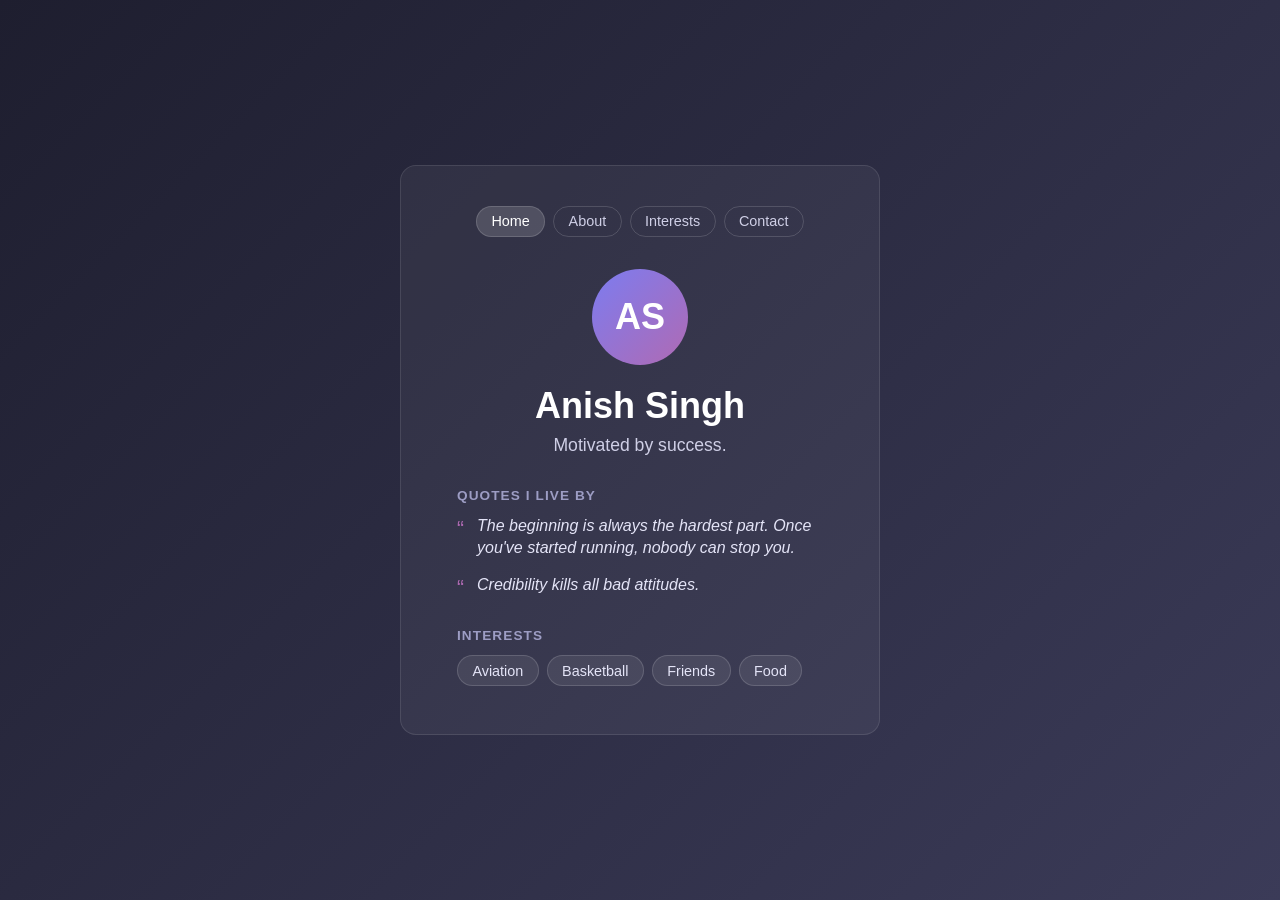
<file: index.html>
<!DOCTYPE html>
<html lang="en">
<head>
  <meta charset="UTF-8">
  <title>Anish Singh</title>
  <link rel="stylesheet" href="style.css">
</head>
<body>
  <div class="card">
    <nav>
      <a href="index.html" class="active">Home</a>
      <a href="about.html">About</a>
      <a href="interests.html">Interests</a>
      <a href="contact.html">Contact</a>
    </nav>

    <div class="avatar">AS</div>
    <h1>Anish Singh</h1>
    <p class="tagline">Motivated by success.</p>

    <h2>Quotes I live by</h2>
    <ul class="quotes">
      <li>The beginning is always the hardest part. Once you've started running, nobody can stop you.</li>
      <li>Credibility kills all bad attitudes.</li>
    </ul>

    <h2>Interests</h2>
    <div class="interests">
      <span>Aviation</span>
      <span>Basketball</span>
      <span>Friends</span>
      <span>Food</span>
    </div>
  </div>
</body>
</html>
</file>
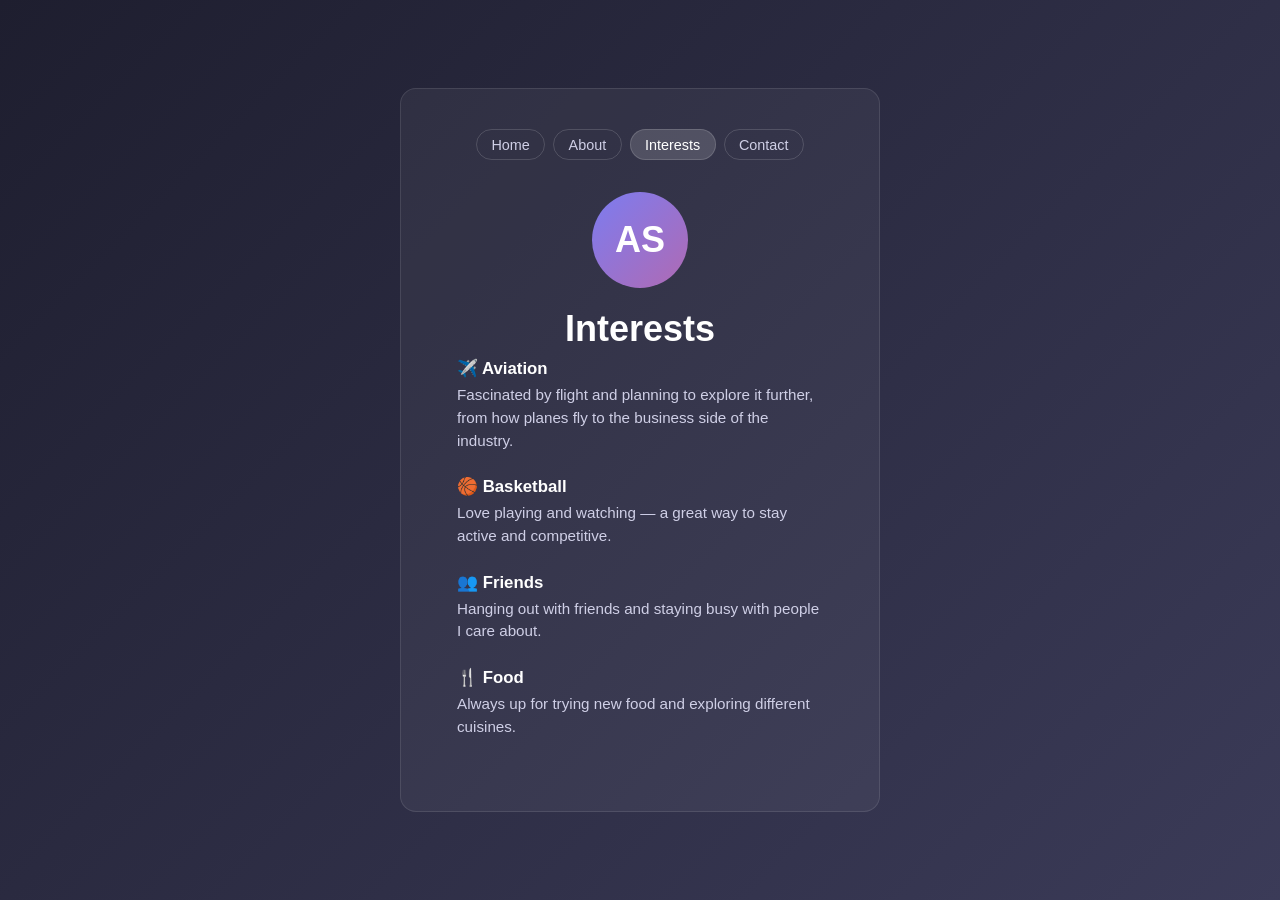
<file: interests.html>
<!DOCTYPE html>
<html lang="en">
<head>
  <meta charset="UTF-8">
  <title>Interests - Anish Singh</title>
  <link rel="stylesheet" href="style.css">
</head>
<body>
  <div class="card">
    <nav>
      <a href="index.html">Home</a>
      <a href="about.html">About</a>
      <a href="interests.html" class="active">Interests</a>
      <a href="contact.html">Contact</a>
    </nav>

    <div class="avatar">AS</div>
    <h1>Interests</h1>

    <div class="interest-block">
      <h3>&#9992;&#65039; Aviation</h3>
      <p>Fascinated by flight and planning to explore it further, from how planes fly to the business side of the industry.</p>
    </div>

    <div class="interest-block">
      <h3>&#127936; Basketball</h3>
      <p>Love playing and watching &mdash; a great way to stay active and competitive.</p>
    </div>

    <div class="interest-block">
      <h3>&#128101; Friends</h3>
      <p>Hanging out with friends and staying busy with people I care about.</p>
    </div>

    <div class="interest-block">
      <h3>&#127860; Food</h3>
      <p>Always up for trying new food and exploring different cuisines.</p>
    </div>
  </div>
</body>
</html>
</file>
<file: style.css>
body {
  margin: 0;
  min-height: 100vh;
  display: flex;
  align-items: center;
  justify-content: center;
  background: linear-gradient(135deg, #1e1e2f, #3b3b58);
  font-family: -apple-system, BlinkMacSystemFont, "Segoe UI", Arial, sans-serif;
  color: white;
  padding: 2rem 1rem;
  box-sizing: border-box;
}

.card {
  text-align: center;
  padding: 2.5rem 3.5rem 3rem 3.5rem;
  background: rgba(255, 255, 255, 0.05);
  border-radius: 16px;
  border: 1px solid rgba(255, 255, 255, 0.1);
  max-width: 480px;
  width: 100%;
  box-sizing: border-box;
}

nav {
  display: flex;
  justify-content: center;
  gap: 0.5rem;
  margin-bottom: 2rem;
  flex-wrap: wrap;
}

nav a {
  color: #cfcfe6;
  text-decoration: none;
  font-size: 0.9rem;
  padding: 0.4rem 0.9rem;
  border-radius: 999px;
  border: 1px solid rgba(255, 255, 255, 0.15);
  transition: background 0.15s ease;
}

nav a:hover {
  background: rgba(255, 255, 255, 0.08);
}

nav a.active {
  background: rgba(255, 255, 255, 0.15);
  color: white;
}

.avatar {
  width: 96px;
  height: 96px;
  margin: 0 auto 1.25rem auto;
  border-radius: 50%;
  background: linear-gradient(135deg, #7c7cf0, #b06ab3);
  display: flex;
  align-items: center;
  justify-content: center;
  font-size: 2.25rem;
  font-weight: 600;
}

h1 {
  font-size: 2.25rem;
  margin: 0 0 0.5rem 0;
}

.tagline {
  font-size: 1.1rem;
  color: #cfcfe6;
  margin: 0 0 2rem 0;
}

.body-text {
  text-align: left;
  color: #e4e4f7;
  line-height: 1.6;
  margin: 0 0 1.5rem 0;
}

.quotes {
  text-align: left;
  margin: 0 0 2rem 0;
  padding: 0;
  list-style: none;
}

.quotes li {
  position: relative;
  padding-left: 1.25rem;
  margin-bottom: 0.9rem;
  font-style: italic;
  color: #e4e4f7;
  line-height: 1.4;
}

.quotes li::before {
  content: "\201C";
  position: absolute;
  left: 0;
  top: -0.1rem;
  color: #b06ab3;
  font-size: 1.3rem;
  font-style: normal;
}

h2 {
  font-size: 0.85rem;
  letter-spacing: 0.08em;
  text-transform: uppercase;
  color: #9d9dc4;
  margin: 1.5rem 0 0.75rem 0;
  text-align: left;
}

h2:first-of-type {
  margin-top: 0;
}

.interests {
  display: flex;
  flex-wrap: wrap;
  gap: 0.5rem;
}

.interests span {
  background: rgba(255, 255, 255, 0.08);
  border: 1px solid rgba(255, 255, 255, 0.15);
  border-radius: 999px;
  padding: 0.4rem 0.9rem;
  font-size: 0.9rem;
  color: #e4e4f7;
}

.interest-block {
  text-align: left;
  margin-bottom: 1.5rem;
}

.interest-block h3 {
  margin: 0 0 0.3rem 0;
  font-size: 1.05rem;
  color: white;
}

.interest-block p {
  margin: 0;
  color: #cfcfe6;
  line-height: 1.5;
  font-size: 0.95rem;
}

.contact-email {
  display: inline-block;
  margin-top: 0.5rem;
  padding: 0.6rem 1.2rem;
  background: rgba(255, 255, 255, 0.08);
  border: 1px solid rgba(255, 255, 255, 0.15);
  border-radius: 8px;
  color: #e4e4f7;
  font-family: monospace;
}
</file>
